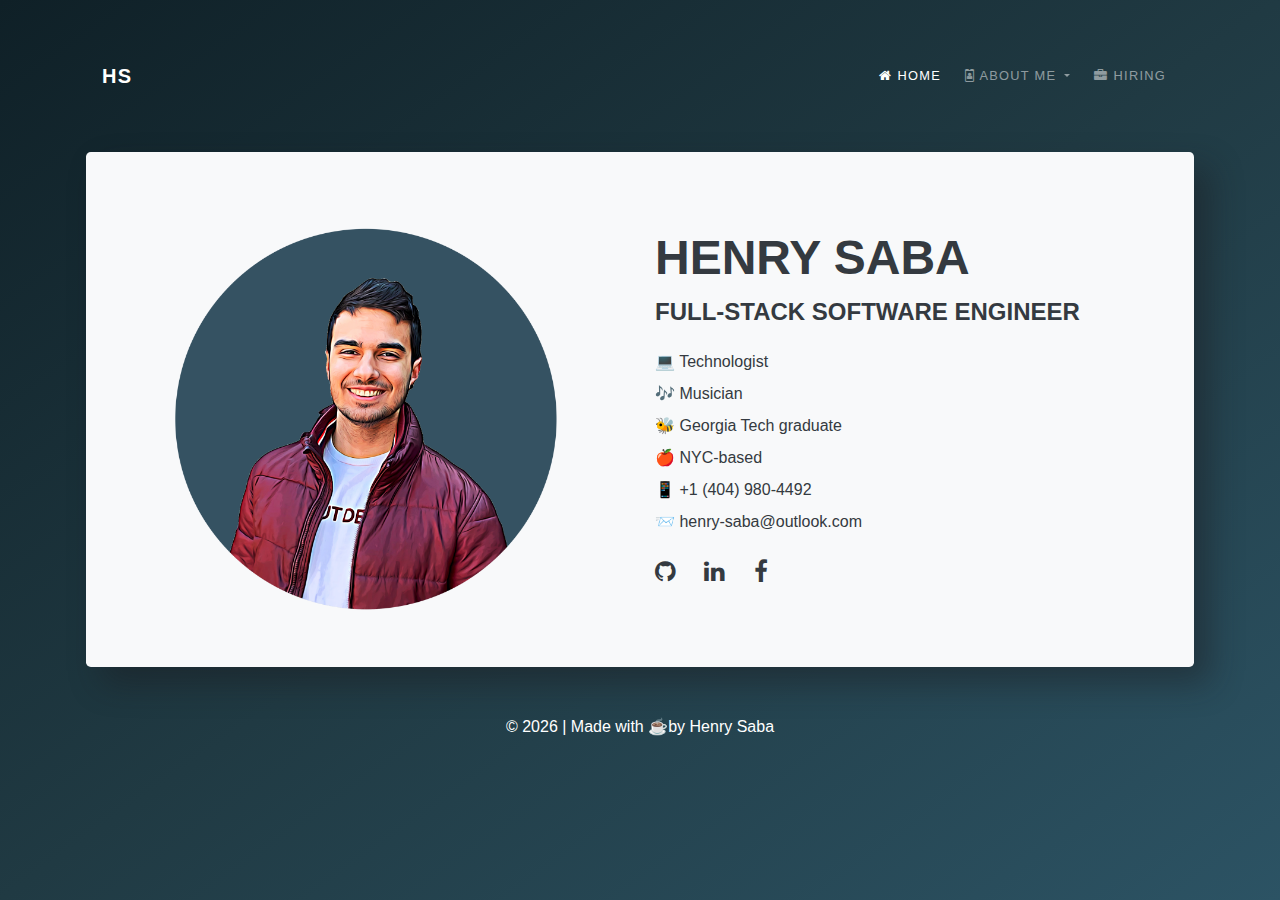
<file: index.html>
<!doctype html>
<html lang="en">
<head>
    <title>Henry Saba | Software Engineer</title>
    <!-- Required meta tags -->
    <meta charset="utf-8">
    <meta name="viewport" content="width=device-width, initial-scale=1, shrink-to-fit=no">
    <link rel='icon' href='./img/HS_logo.png' type='image/x-icon'/ >
    <link rel="stylesheet" href="animate.min.css">
    <!-- Bootstrap CSS -->
    <link rel="stylesheet" href="style.css">
    <link rel="stylesheet" href="https://stackpath.bootstrapcdn.com/bootstrap/4.4.1/css/bootstrap.min.css" integrity="sha384-Vkoo8x4CGsO3+Hhxv8T/Q5PaXtkKtu6ug5TOeNV6gBiFeWPGFN9MuhOf23Q9Ifjh" crossorigin="anonymous">
    <link rel="stylesheet" href="https://stackpath.bootstrapcdn.com/font-awesome/4.7.0/css/font-awesome.min.css">
    
</head>
<body>
    <div class="main px-3 py-5 container text-dark">
        <!-- Nav -->
        <div class="navigation container text-uppercase sticky-top px-0">
            <nav class="navbar navbar-expand-lg navbar-dark" id="navigation">
                <a class="navbar-brand boldish" href="#">HS</a>
                <button class="navbar-toggler" type="button" data-toggle="collapse" data-target="#navbarNav" aria-controls="navbarNav" aria-expanded="false" aria-label="Toggle navigation">
                    <span class="navbar-toggler-icon"></span>
                </button>
                <div class="collapse navbar-collapse" id="navbarNav">
                    <ul class="navbar-nav ml-auto">
                        <li class="nav-item px-1 active">
                            <a class="nav-link" href="index.html"> <i class="fa fa-home" aria-hidden="true"></i> Home <span class="sr-only">(current)</span></a>
                        </li>
                        <li class="nav-item px-1 dropdown">
                            <a class="nav-link dropdown-toggle" href="#" id="navbarDropdownMenuLink" role="button" data-toggle="dropdown" aria-haspopup="true" aria-expanded="false">
                                <i class="fa fa-id-badge" aria-hidden="true"></i> About Me
                            </a>
                            <div class="dropdown-menu" aria-labelledby="navbarDropdownMenuLink">
                                <a class="dropdown-item" href="about.html">Get to Know Me</a>
                                <a class="dropdown-item" href="about.html#bot">Hobbies / Interests</a>
                            </div>
                        </li>
                        <li class="nav-item px-1">
                            <a class="nav-link" href="hire.html"><i class="fa fa-briefcase" aria-hidden="true"></i> Hiring</a>
                        </li>
                    </ul>
                </div>
            </nav>
        </div>


        <!-- Card -->
        <div class = "container rounded-lg py-5  bg-light shadowed text-uppercase my-5 animated zoomIn">
            <div class = "row animated fadeIn delay-1s">
                <div class = "col-lg-6 d-flex justify-content-center align-items-center animated fadeIn delay-1s">
                    <img class = "img-fluid rounded-lg" src="./img/profile.png" alt="responsive image">
                </div>
                <div class = "col-lg-6 bio d-flex flex-column justify-content-center py-2 animated fadeIn delay-1s">
                    <h1 class="bolder">Henry Saba</h1>
                <p class = "job boldish">Full-Stack Software Engineer</p>
                <p class = "minibio">
                    💻 Technologist <br />
                    🎶 Musician <br />
                    🐝 Georgia Tech graduate <br />
                    🍎 NYC-based <br />
                    📱 +1 (404) 980-4492 <br />
                    📨 <a href="mailto:henry-saba@outlook.com">henry-saba@outlook.com</a>
                </p>
                <div class = "socials">
                    <a href="https://github.com/henrysaba"><i class="fa fa-github" aria-hidden="true"></i></a>
                    <a href="https://www.linkedin.com/in/henrysaba/"><i class="fa fa-linkedin" aria-hidden="true"></i></a>
                    <a href="https://www.facebook.com/henry.saba.5"><i class="fa fa-facebook" aria-hidden="true"></i></a>
                </div>
                </div>
            </div>
        </div>

        <div class="text-center footer">
            <p>&copy; <script>document.write(new Date().getFullYear())</script> | Made with ☕by Henry Saba</p>
        </div>


    </div>
    
    
    
    
    <!-- Optional JavaScript -->
    <!-- jQuery first, then Popper.js, then Bootstrap JS -->
   
    <script src="https://code.jquery.com/jquery-3.3.1.slim.min.js" integrity="sha384-q8i/X+965DzO0rT7abK41JStQIAqVgRVzpbzo5smXKp4YfRvH+8abtTE1Pi6jizo" crossorigin="anonymous"></script>
    <script src="https://cdnjs.cloudflare.com/ajax/libs/popper.js/1.14.7/umd/popper.min.js" integrity="sha384-UO2eT0CpHqdSJQ6hJty5KVphtPhzWj9WO1clHTMGa3JDZwrnQq4sF86dIHNDz0W1" crossorigin="anonymous"></script>
    <script src="https://stackpath.bootstrapcdn.com/bootstrap/4.4.1/js/bootstrap.min.js" integrity="sha384-wfSDF2E50Y2D1uUdj0O3uMBJnjuUD4Ih7YwaYd1iqfktj0Uod8GCExl3Og8ifwB6" crossorigin="anonymous"></script>
    <script src="script.js"></script>
</body>
</html>
</file>
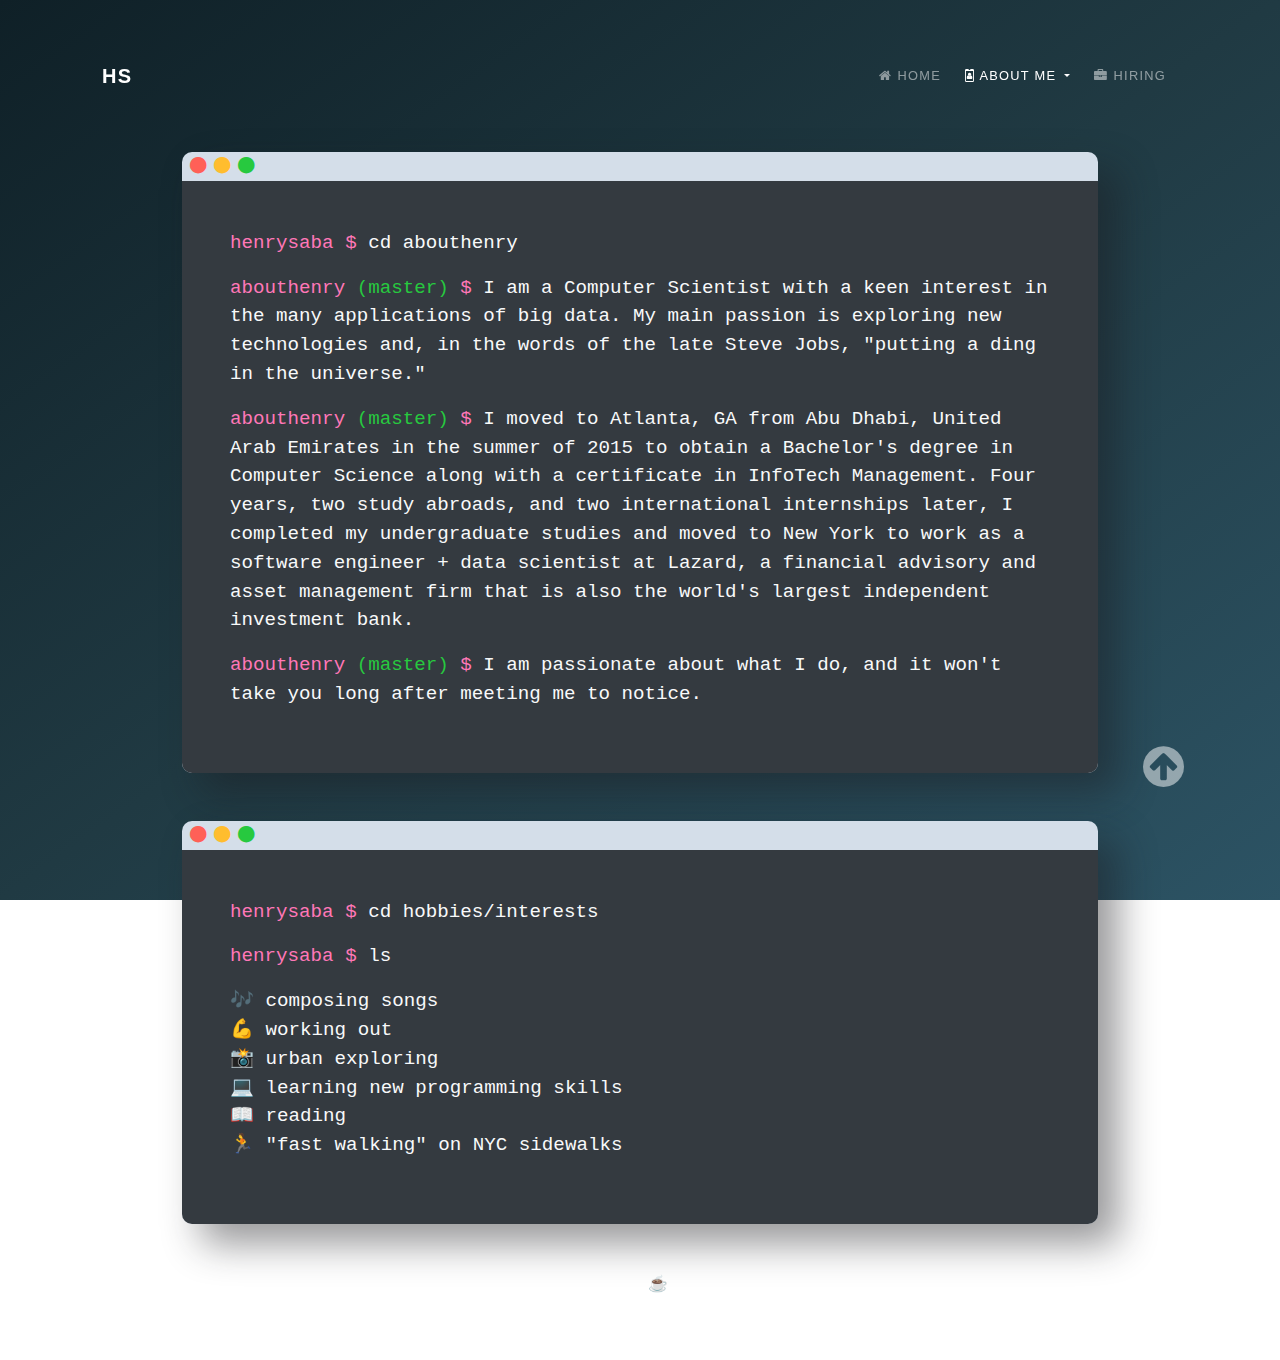
<file: about.html>
<!doctype html>
<html lang="en">
<head>
    <title>Henry Saba | Software Engineer</title>
    <!-- Required meta tags -->
    <meta charset="utf-8">
    <meta name="viewport" content="width=device-width, initial-scale=1, shrink-to-fit=no">
    <link rel='icon' href='./img/HS_logo.png' type='image/x-icon'/ >
    <link rel="stylesheet" href="animate.min.css">
    <!-- Bootstrap CSS -->
    <link rel="stylesheet" href="style.css">
    <link rel="stylesheet" href="https://stackpath.bootstrapcdn.com/bootstrap/4.4.1/css/bootstrap.min.css" integrity="sha384-Vkoo8x4CGsO3+Hhxv8T/Q5PaXtkKtu6ug5TOeNV6gBiFeWPGFN9MuhOf23Q9Ifjh" crossorigin="anonymous">
    <link rel="stylesheet" href="https://stackpath.bootstrapcdn.com/font-awesome/4.7.0/css/font-awesome.min.css">
    
</head>
<body>
    
    <div class="main px-3 py-5 container text-dark">
        <!-- Nav -->
        
        <div class="navigation container text-uppercase sticky-top px-0">
            <nav class="navbar navbar-expand-lg navbar-dark" id="navigation">
                <a class="navbar-brand boldish" href="#">HS</a>
                <button class="navbar-toggler" type="button" data-toggle="collapse" data-target="#navbarNav" aria-controls="navbarNav" aria-expanded="false" aria-label="Toggle navigation">
                    <span class="navbar-toggler-icon"></span>
                </button>
                <div class="collapse navbar-collapse" id="navbarNav">
                    <ul class="navbar-nav ml-auto">
                        <li class="nav-item px-1">
                            <a class="nav-link" href="index.html"> <i class="fa fa-home" aria-hidden="true"></i> Home </a>
                        </li>
                        <li class="nav-item px-1 dropdown active">
                            <a class="nav-link dropdown-toggle" href="#" id="navbarDropdownMenuLink" role="button" data-toggle="dropdown" aria-haspopup="true" aria-expanded="false">
                                <i class="fa fa-id-badge" aria-hidden="true"></i> About Me
                                <span class="sr-only">(current)</span></a>
                            <div class="dropdown-menu" aria-labelledby="navbarDropdownMenuLink">
                                <a class="dropdown-item" href="#top">Get to Know Me</a>
                    
                                <a class="dropdown-item" href="#bot">Hobbies / Interests</a>
                            </div>
                        </li>
                        <li class="nav-item px-1">
                            <a class="nav-link" href="hire.html"><i class="fa fa-briefcase" aria-hidden="true"></i> Hiring</a>
                        </li>                        
                    </ul>
                </div>
            </nav>
        </div>
        
        
        <!-- Card -->
        
        <div class = "container my-5 animated fadeIn">
            <div class="row" id="top">
                <div class="col px-sm-0 px-lg-5 mx-lg-5 d-flex justify-content-center align-items-center">
                    <div class="menubar shadowed">
                        <i class="fa fa-circle red pl-2" aria-hidden="true"></i><i class="fa fa-circle amber pl-2" aria-hidden="true"></i><i class="fa fa-circle green pl-2" aria-hidden="true"></i>
                        <div class="window p-5 text-light text-monospace bg-dark">
                            <p><span class="pink">henrysaba $</span> cd abouthenry</p>
                <p><span class="pink">abouthenry <span class="green">(master)</span> $</span> I am a Computer Scientist with a keen interest in the many applications of big data. My main passion is exploring new technologies and, in the words of the late Steve Jobs, "putting a ding in the universe."</p>
                <p><span class="pink">abouthenry <span class="green">(master)</span> $</span> I moved to Atlanta, GA from Abu Dhabi, United Arab Emirates in the summer of 2015 to obtain a Bachelor's degree in Computer Science along with a certificate in InfoTech Management. Four years, two study abroads, and two international internships later, I completed my undergraduate studies and moved to New York to work as a software engineer + data scientist at Lazard, a financial advisory and asset management firm that is also the world's largest independent investment bank.</p>
                <p> <span class="pink">abouthenry <span class="green">(master)</span> $</span> I am passionate about what I do, and it won't take you long after meeting me to notice.</p>
                        </div>
                    </div>
                </div>
            </div>
        </div>



        <div class = "container my-5 animated fadeIn delay-1s">
            <div class="row" id="bot">
                <div class="col px-sm-0 px-lg-5 mx-lg-5 d-flex justify-content-center align-items-center">
                    <div class="menubar shadowed">
                        <i class="fa fa-circle red pl-2" aria-hidden="true"></i><i class="fa fa-circle amber pl-2" aria-hidden="true"></i><i class="fa fa-circle green pl-2" aria-hidden="true"></i>
                        <div class="window p-5 text-light text-monospace bg-dark">
                            <p><span class="pink">henrysaba $</span> cd hobbies/interests</p>
                            <p><span class="pink">henrysaba $</span> ls</p>
                            <ul class="ls list-unstyled">
                                <li>🎶 composing songs</li>
                                <li>💪 working out</li>
                                <li>📸 urban exploring</li>
                                <li>💻 learning new programming skills</li>
                                <li>📖 reading</li>
                                <li>🏃 "fast walking" on NYC sidewalks</li>
                            </ul>
                        </div>
                    </div>
                </div>
            </div>
        </div>


        <a href="#top" id="totop"><i class="fa fa-arrow-circle-up" aria-hidden="true"></i> </a>
        
        <div class="text-center footer">
            <p>&copy; 2020 | Made with ☕by Henry Saba</p>
        </div>
        
        
    </div>
    
    
    
    
    <!-- Optional JavaScript -->
    <!-- jQuery first, then Popper.js, then Bootstrap JS -->
   
    <script src="https://code.jquery.com/jquery-3.3.1.slim.min.js" integrity="sha384-q8i/X+965DzO0rT7abK41JStQIAqVgRVzpbzo5smXKp4YfRvH+8abtTE1Pi6jizo" crossorigin="anonymous"></script>
    <script src="https://cdnjs.cloudflare.com/ajax/libs/popper.js/1.14.7/umd/popper.min.js" integrity="sha384-UO2eT0CpHqdSJQ6hJty5KVphtPhzWj9WO1clHTMGa3JDZwrnQq4sF86dIHNDz0W1" crossorigin="anonymous"></script>
    <script src="https://stackpath.bootstrapcdn.com/bootstrap/4.4.1/js/bootstrap.min.js" integrity="sha384-wfSDF2E50Y2D1uUdj0O3uMBJnjuUD4Ih7YwaYd1iqfktj0Uod8GCExl3Og8ifwB6" crossorigin="anonymous"></script>
    <script src="script.js"></script>
</body>
</html>
</file>
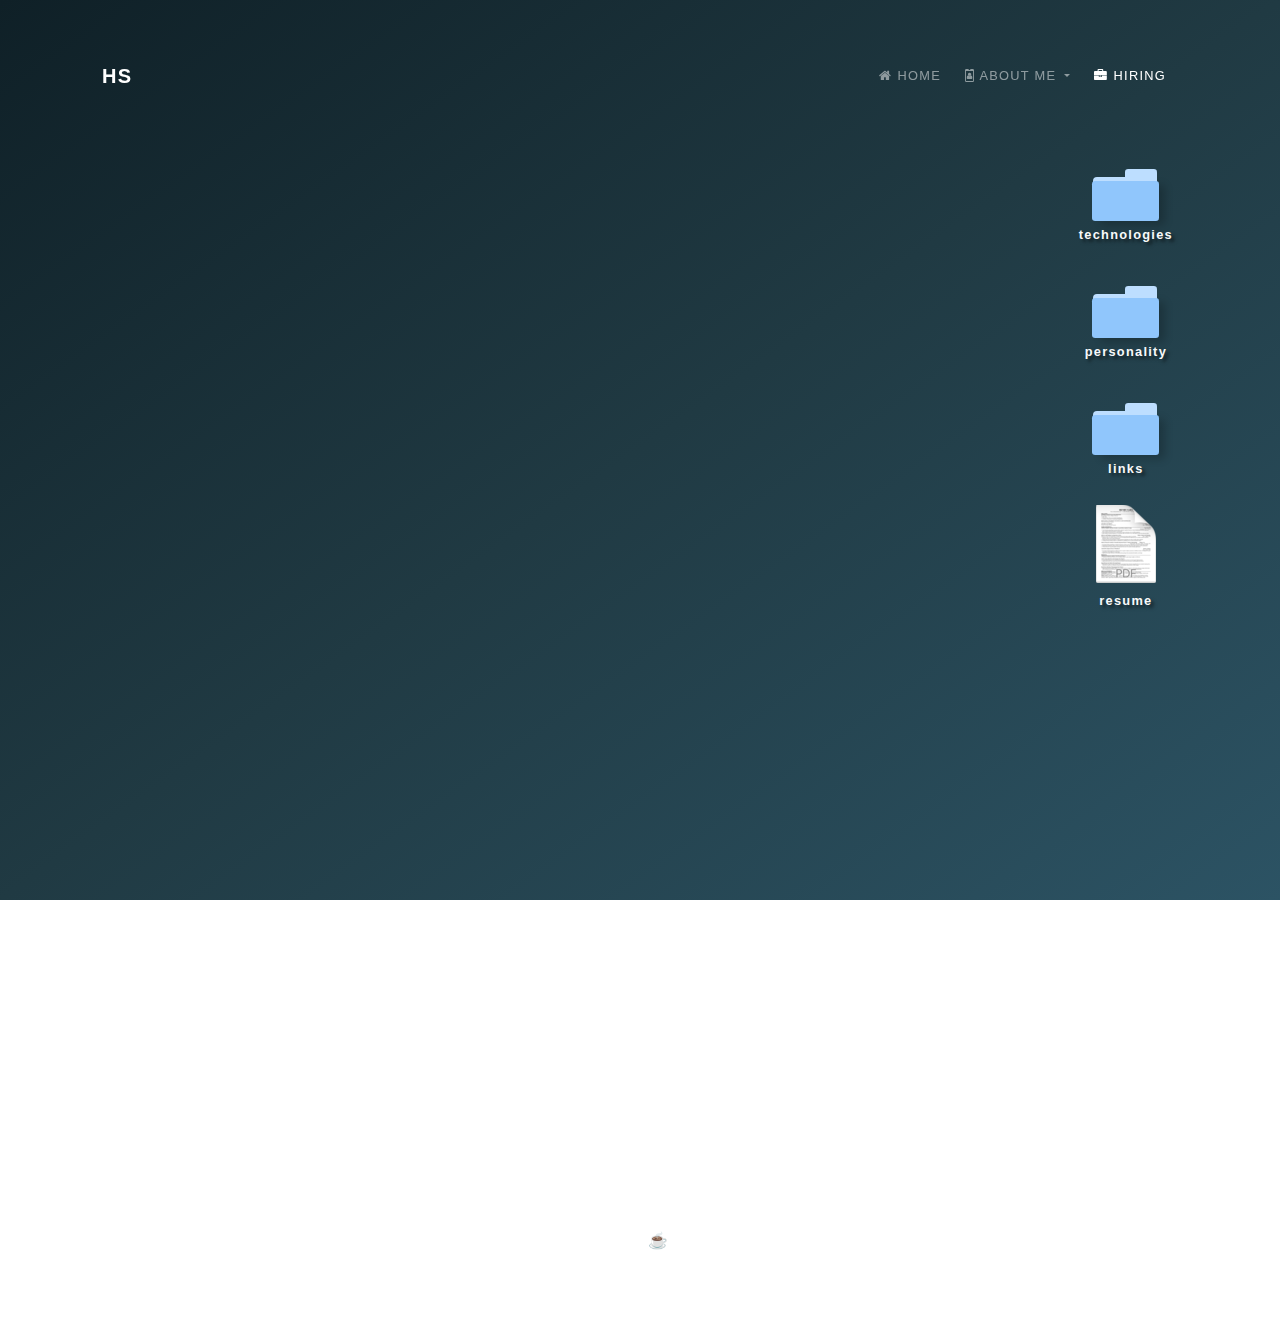
<file: hire.html>
<!doctype html>
<html lang="en">
<head>
    <title>Henry Saba | Software Engineer</title>
    <!-- Required meta tags -->
    <meta charset="utf-8">
    <meta name="viewport" content="width=device-width, initial-scale=1, shrink-to-fit=no">
    <link rel='icon' href='./img/HS_logo.png' type='image/x-icon'/ >
    <link rel="stylesheet" href="animate.min.css">
    <!-- Bootstrap CSS -->
    <link rel="stylesheet" href="style.css">
    <link rel="stylesheet" href="https://stackpath.bootstrapcdn.com/bootstrap/4.4.1/css/bootstrap.min.css" integrity="sha384-Vkoo8x4CGsO3+Hhxv8T/Q5PaXtkKtu6ug5TOeNV6gBiFeWPGFN9MuhOf23Q9Ifjh" crossorigin="anonymous">
    <link rel="stylesheet" href="https://stackpath.bootstrapcdn.com/font-awesome/4.7.0/css/font-awesome.min.css">
    
</head>
<body>
    
    <div class="main px-3 py-5 container text-dark">
        <!-- Nav -->
        
        <div class="navigation container text-uppercase sticky-top px-0">
            <nav class="navbar navbar-expand-lg navbar-dark" id="navigation">
                <a class="navbar-brand boldish" href="#">HS</a>
                <button class="navbar-toggler" type="button" data-toggle="collapse" data-target="#navbarNav" aria-controls="navbarNav" aria-expanded="false" aria-label="Toggle navigation">
                    <span class="navbar-toggler-icon"></span>
                </button>
                <div class="collapse navbar-collapse" id="navbarNav">
                    <ul class="navbar-nav ml-auto">
                        <li class="nav-item px-1">
                            <a class="nav-link" href="index.html"> <i class="fa fa-home" aria-hidden="true"></i> Home</a>
                        </li>
                        <li class="nav-item px-1 dropdown">
                            <a class="nav-link dropdown-toggle" href="#" id="navbarDropdownMenuLink" role="button" data-toggle="dropdown" aria-haspopup="true" aria-expanded="false">
                                <i class="fa fa-id-badge" aria-hidden="true"></i> About Me
                            </a>
                            <div class="dropdown-menu" aria-labelledby="navbarDropdownMenuLink">
                                <a class="dropdown-item" href="about.html">Get to Know Me</a>
                                <a class="dropdown-item" href="about.html#bot">Hobbies / Interests</a>
                            </div>
                        </li>
                        <li class="nav-item px-1 active">
                            <a class="nav-link" href="hire.html"><i class="fa fa-briefcase" aria-hidden="true"></i> Hiring <span class="sr-only">(current)</span></a>
                        </li>
                    </ul>
                </div>
            </nav>
        </div>
        
        
        <!-- Card -->
        <div class="container-fluid desktop py-5 animated fadeIn">
            <div class="folders d-flex flex-md-column flex-sm-row float-sm-none float-md-right justify-content-sm-around">
                
                <button id="techfolder">
                    <div class="foldertab rounded tech">
                    </div>
                    <p class="foldername text-light py-2 boldish">technologies</p>
                </button>

                <button id="persfolder">
                    <div class="foldertab rounded">
                    </div>
                    <p class="foldername text-light py-2 boldish">personality</p>
                </button>
                
                <button id="linkfolder">
                    <div class="foldertab rounded">
                    </div>
                    <p class="foldername text-light py-2 boldish">links</p>
                </button>

                <button id="resumefile">
                    <div class="resume-icon">
                        <a href="./pdf/Henry Saba Resume.pdf" target="_blank"><img src="./img/resume_icon.png"></a>
                    </div>
                    <p class="foldername text-light py-2 boldish">resume</a></p>
                </button>

            </div>
            
            <div id = "txt" class=" d-none row pr-md-5 pt-sm-5 animated fadeIn">
                <div class="col d-flex justify-content-center align-items-center">
                    <div class="menubar shadowed">
                        <i class="fa fa-circle red pl-2" aria-hidden="true"></i><i class="fa fa-circle amber pl-2" aria-hidden="true"></i><i class="fa fa-circle green pl-2" aria-hidden="true"></i>
                        <div class="window p-5 text-light text-monospace bg-dark">
                            <h5>Programming languages</h5>
                            <ul>
                                <li>General-purpose: Python, Java, C, C++</li>
                                <li>Web development: HTML, CSS, JavaScript</li>
                                <li>iOS/macOS development: Swift</li>
                                <li>Database management: MySQL</li>
                                <li>Statistical computing: R</li>
                            </ul>
                            <hr>
                            <h5>Technologies</h5>
                            <ul>
                                <li>Workflow automation: Airflow + Prefect Flow</li>
                                <li>Containerization and container orchestration: Docker + Kubernetes</li>
                                <li>Data manipulation and analysis: Pandas</li>
                                <li>Data visualization: Matplotlib</li>
                                <li>Machine learning: Scikit-learn</li>
                                <li>Data streaming: Apache Kafka</li>
                                <li>Data logging: Elastic Stack</li>
                                <li>CSS framework: Bootstrap</li>
                                <li>Photo editing: Adobe Photoshop + Adobe Lightroom</li>
                            </ul>
                        </div>
                    </div>
                </div>
            </div>
            
            <div id = "txt2" class=" d-none row pr-md-5 pt-sm-5 animated fadeIn">
                <div class="col d-flex justify-content-center align-items-center">
                    <div class="menubar shadowed">
                        <i class="fa fa-circle red pl-2" aria-hidden="true"></i><i class="fa fa-circle amber pl-2" aria-hidden="true"></i><i class="fa fa-circle green pl-2" aria-hidden="true"></i>
                        <div class="window p-5 text-light text-monospace bg-dark">
                            <h5>Strengths</h5>
                            <ul>
                                <li>Relentless work ethic</li>
                                <li>Strong written and verbal communication skills</li>
                                <li>Highly adaptable</li>
                                <li>Open to criticism</li>
                                <li>Works well in team and individual settings</li>
                            </ul>
                            <hr>
                            <h5>Weaknesses</h5>
                            <ul>
                                <li> Perfectionist</li>
                                <li> Slightly off-key when singing in shower</li>
                                <li> Legs don't grow as quickly as rest of body in gym</li>
                            </ul>
                        </div>
                    </div>
                </div>
            </div>

            <div id = "txt3" class=" d-none row pr-md-5 pt-sm-5 animated fadeIn">
                <div class="col d-flex justify-content-center align-items-center">
                    <div class="menubar shadowed">
                        <i class="fa fa-circle red pl-2" aria-hidden="true"></i><i class="fa fa-circle amber pl-2" aria-hidden="true"></i><i class="fa fa-circle green pl-2" aria-hidden="true"></i>
                        <div class="window p-5 text-light text-monospace bg-dark">
                            <h5>Social Links</h5>
                            <div class = "socials-white">
                                <a href="https://www.linkedin.com/in/henrysaba/"><i class="fa fa-linkedin" aria-hidden="true"></i></a>
                                <a href="https://github.com/henrysaba"><i class="fa fa-github" aria-hidden="true"></i></a>
                                <a href="https://www.facebook.com/henry.saba.5"><i class="fa fa-facebook" aria-hidden="true"></i></a>
                            </div>
                            
                        </div>
                    </div>
                </div>
            </div>
            
        </div>
        
        <div class="text-center footer">
            <p>&copy; <script>document.write(new Date().getFullYear())</script> | Made with ☕by Henry Saba</p>
        </div>
    </div>
    
    
    
    
    <!-- Optional JavaScript -->
    <!-- jQuery first, then Popper.js, then Bootstrap JS -->
    
    <script src="https://code.jquery.com/jquery-3.3.1.slim.min.js" integrity="sha384-q8i/X+965DzO0rT7abK41JStQIAqVgRVzpbzo5smXKp4YfRvH+8abtTE1Pi6jizo" crossorigin="anonymous"></script>
    
    <script src="https://cdnjs.cloudflare.com/ajax/libs/popper.js/1.14.7/umd/popper.min.js" integrity="sha384-UO2eT0CpHqdSJQ6hJty5KVphtPhzWj9WO1clHTMGa3JDZwrnQq4sF86dIHNDz0W1" crossorigin="anonymous"></script>
    <script src="https://stackpath.bootstrapcdn.com/bootstrap/4.4.1/js/bootstrap.min.js" integrity="sha384-wfSDF2E50Y2D1uUdj0O3uMBJnjuUD4Ih7YwaYd1iqfktj0Uod8GCExl3Og8ifwB6" crossorigin="anonymous"></script>
    <script src="script.js"></script>
</body>
</html>
</file>
<file: style.css>
body {
    width: 100%;
    margin: 0;
    padding: 0;
    background: linear-gradient(to right bottom, #0F2027, #203A43, #2C5364);
    background-attachment: fixed;
}

.shadowed {
    box-shadow: 1em 1em 2em #1b1a2073;
}

.bolder {
    font-weight: 800;
}

.boldish {
    font-weight: 600;
}

.navigation, .dropdown-item {
    letter-spacing: .1em;
    font-size: 0.8em;
}

.img-fluid {
    width: 80%;
    transition: filter 700ms;
}

.img-fluid:hover {
    filter: opacity(0.75);
}

.bio h1 {
    font-size: 3em;
    transition: color 700ms;
}

.bio h1:hover {
    color: #656A70;
}

.job {
    font-size: 1.5em;
}

.minibio {
    line-height: 2;
    text-transform: none;
}

.minibio a {
    color: #343a40;
}

.socials a {
    color: #343a40;
    letter-spacing: 1em;
    font-size: 1.5em;
}

.socials a:hover {
    color: #656A70;
}

.socials-white {
    color: #343a40;
    letter-spacing: 1em;
    font-size: 1.5em;
}

.socials-white a {
    color: white;
}

.menubar {
    background-color: #d4dee9;
    border-radius: 10px;
    width: 100%;
    font-size: 1.2em;
}

.window {
    border-radius: 0 0 10px 10px;
}

.red {
    color: #FF6057;
}

.amber {
    color: #FFBD2E;
}

.green {
    color: #27C93F;
}


.pink {
    color: #ff77b7;
}

.desktop {
    height: 125vh;
}

.folders {
    text-align: center;
}



.foldertab {
    width: 4em;
    height: 2.5em;
    margin-top: 1.5em;
    position: relative;
    background-color: #bddeff;
    box-shadow: .5em .5em .5em rgba(0,0,0,0.2);
    left: 0.9em;
}

.foldertab:before {
    content: '';
    width: 50%;
    height: 1em;
    border-radius: 0.2em 0.2em 0 0;
    background-color: #bddeff;
    position: absolute;
    top: -0.5em;
    vertical-align: middle;
}

.foldertab:after {
    content: '';
    width: 105%;
    height: 2.5em;
    border-radius: .2em;
    background-color: #90c6fc;
    position: absolute;
    bottom: -0.25em;
    left: -0.1em;
}

.foldername {
    text-shadow: .25em .25em .25em rgba(0,0,0,0.5);
    letter-spacing: 0.1em;
    font-size: 0.8em;
}

button {
    background: transparent;
    border: none;
}

hr {
    width:80%;
}

#portfolio {
    height: 100%;
}

.emoji {
    font-size: 5em;
}

#totop {
    color: rgba(255, 255, 255, 0.5);
    font-size: 3em;
    text-align: center;
    position: fixed;
    bottom: 2em;
    right: 2em;
}


.scrolled {
    background: rgba(27, 25, 32, 0.8);
    border-radius: 0 0px 20px 20px;
}

@media (max-width: 575.98px) { 
    #totop {
        bottom: 0.5em;
        right: 0.5em;
    }
}

.footer {
    color: white;
}
</file>
